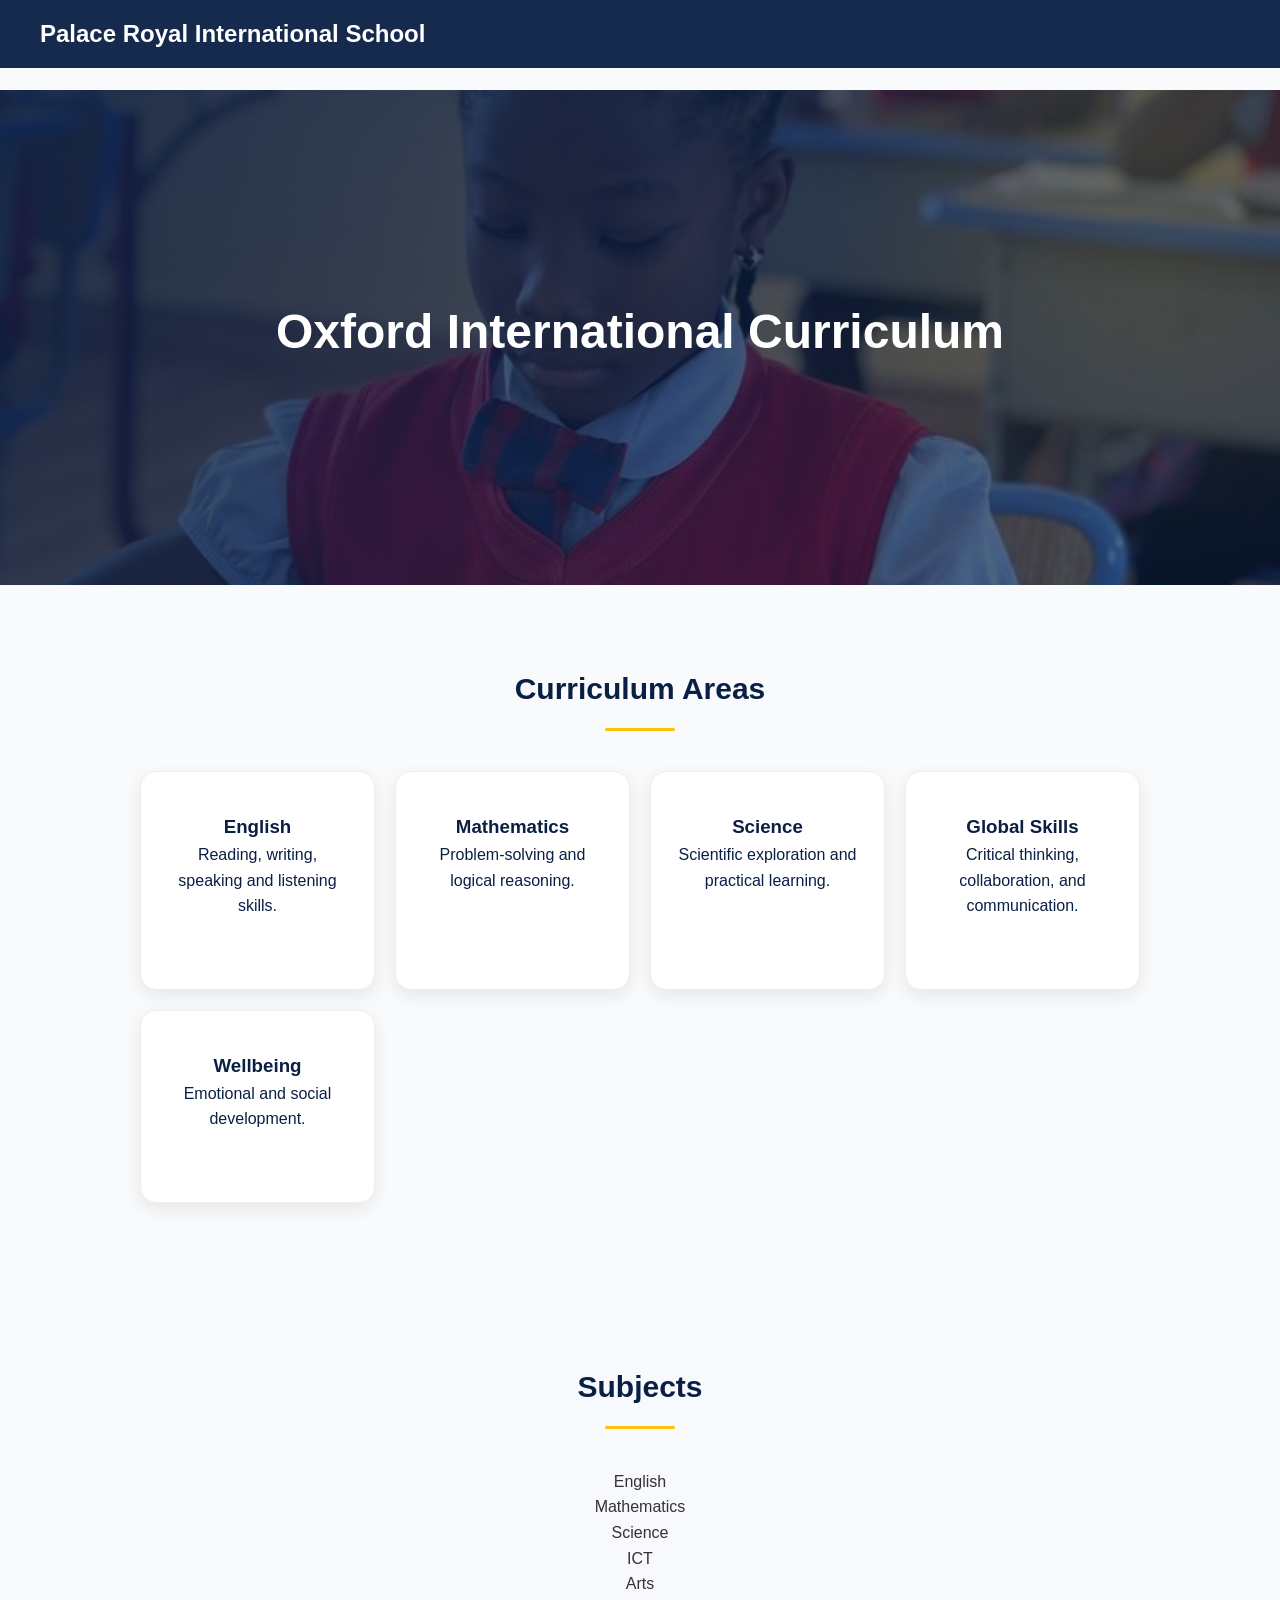
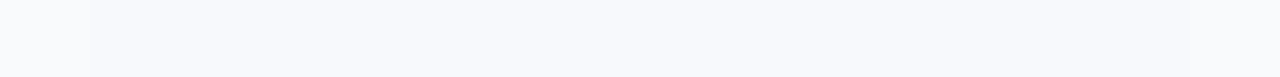
<file: oic.html>
<!DOCTYPE html>
<html lang="en">
<head>
<meta charset="UTF-8">
<title>Oxford International Curriculum</title>
<link rel="stylesheet" href="style.css">
</head>

<body>

<header class="header">
  <nav class="navbar">
    <h2 class="logo">Palace Royal International School</h2>
  </nav>
</header>

<section class="page-hero">
  <h1>Oxford International Curriculum</h1>
</section>

<!-- CATEGORIES -->
<section class="section">
  <h2>Curriculum Areas</h2>
  <div class="divider"></div>

  <div class="cards">

    <div class="card">
      <h3>English</h3>
      <p>Reading, writing, speaking and listening skills.</p>
    </div>

    <div class="card">
      <h3>Mathematics</h3>
      <p>Problem-solving and logical reasoning.</p>
    </div>

    <div class="card">
      <h3>Science</h3>
      <p>Scientific exploration and practical learning.</p>
    </div>

    <div class="card">
      <h3>Global Skills</h3>
      <p>Critical thinking, collaboration, and communication.</p>
    </div>

    <div class="card">
      <h3>Wellbeing</h3>
      <p>Emotional and social development.</p>
    </div>

  </div>
</section>

<!-- SUBJECTS -->
<section class="section light">
  <h2>Subjects</h2>
  <div class="divider"></div>

  <div class="subjects-grid">

    <div class="subject">English</div>
    <div class="subject">Mathematics</div>
    <div class="subject">Science</div>
    <div class="subject">ICT</div>
    <div class="subject">Arts</div>

  </div>
</section>

</body>
</html>
</file>
<file: style.css>
/* ================= RESET ================= */
*{
  margin:0;
  padding:0;
  box-sizing:border-box;
  font-family:'Poppins',sans-serif;
}

body{
  line-height:1.6;
  color:#333;
  background:#f9fafc;
  padding-top:90px;
}

/* ================= HEADER ================= */
.header{
  position:fixed;
  top:0;
  width:100%;
  background:rgba(10,31,68,0.95);
  backdrop-filter: blur(10px);
  z-index:1000;
}

.navbar{
  display:flex;
  justify-content:space-between;
  align-items:center;
  padding:15px 40px;
  color:white;
}

/* LOGO */
.logo-container{
  display:flex;
  align-items:center;
  gap:10px;
}

.logo-container img{
  height:45px;
}

.logo-container span{
  font-weight:600;
  color:white;
}

/* NAV */
.nav-links{
  display:flex;
  list-style:none;
  align-items:center;
}

.nav-links li{
  margin-left:25px;
}

.nav-links a{
  text-decoration:none;
  color:white;
  font-size:0.95rem;
  position:relative;
}

.nav-links a::after{
  content:'';
  position:absolute;
  bottom:-4px;
  left:0;
  width:0%;
  height:2px;
  background:#ffc107;
  transition:0.3s;
}

.nav-links a:hover::after,
.nav-links a.active::after{
  width:100%;
}

/* RIGHT LOGO */
.nav-logo img{
  height:45px;
  margin-left:10px;
}

/* HAMBURGER */
.menu-toggle{
  display:none;
  flex-direction:column;
  cursor:pointer;
}

.menu-toggle span{
  width:25px;
  height:3px;
  background:white;
  margin:4px 0;
  transition:0.3s;
}

/* ================= HERO ================= */
.hero{
  height:90vh;
  background:url('../images/school.jpg') center/cover no-repeat;
  display:flex;
  align-items:center;
  justify-content:center;
  position:relative;
}

.hero::after{
  content:'';
  position:absolute;
  inset:0;
  background:rgba(0,0,0,0.6);
}

.hero-content{
  position:relative;
  color:white;
  text-align:center;
  z-index:2;
}

.hero-content h1{
  font-size:48px;
  margin-bottom:15px;
}

.hero-content p{
  font-size:20px;
  margin-bottom:20px;
  color:#ddd;
}

.btn-primary{
  background:#ffc107;
  color:black;
  padding:12px 28px;
  border-radius:30px;
  text-decoration:none;
  font-weight:600;
}

/* ================= MOBILE ================= */
@media(max-width:768px){

  .menu-toggle{
    display:flex;
  }

  .nav-links{
    position:fixed;
    top:70px;
    right:-100%;
    height:100vh;
    width:250px;

    background:rgba(10,31,68,0.95);
    backdrop-filter: blur(10px);

    flex-direction:column;
    padding:30px;
    transition:0.4s ease;
  }

  .nav-links.active{
    right:0;
  }

  .nav-links li{
    margin:20px 0;
  }

  /* ANIMATION */
  .menu-toggle.active span:nth-child(1){
    transform:rotate(45deg) translate(5px,5px);
  }

  .menu-toggle.active span:nth-child(2){
    opacity:0;
  }

  .menu-toggle.active span:nth-child(3){
    transform:rotate(-45deg) translate(6px,-6px);
  }

  .hero-content h1{
    font-size:2rem;
  }
}

/* ================= NEWS ================= */
.news-section{
  padding:80px 20px;
  background:#f9fafc;
  text-align:center;
}

.news-header{
  margin-bottom:40px;
}

.subtitle{
  color:#5a67d8;
  font-size:0.8rem;
  letter-spacing:2px;
}

.news-header h2{
  font-size:28px;
  color:#0a1f44;
}

/* GRID */
.news-grid{
  display:grid;
  grid-template-columns:repeat(auto-fit,minmax(260px,1fr));
  gap:25px;
  max-width:1100px;
  margin:auto;
  width:100%;
}

/* CARD */
.news-card{
  background:white;
  border-radius:15px;
  overflow:hidden;
  box-shadow:0 8px 25px rgba(0,0,0,0.08);
  transition:0.3s;
}

.news-card:hover{
  transform:translateY(-5px);
}

/* IMAGE */
.news-card img{
  width:100%;
  height:160px;
  object-fit:cover;
}

/* CONTENT */
.news-content{
  padding:15px;
  text-align:left;
}

.date{
  font-size:0.75rem;
  color:#888;
  display:block;
  margin-bottom:5px;
}

.news-content h3{
  font-size:16px;
  color:#0a1f44;
  margin-bottom:8px;
}

.news-content p{
  font-size:13px;
  color:#555;
}

/* TOGGLE */
.full-text{
  display:none;
}

.news-card.active .full-text{
  display:block;
}

.news-card.active .short-text{
  display:none;
}

.toggle-btn{
  background:none;
  border:none;
  color:#ffc107;
  font-weight:bold;
  cursor:pointer;
  margin-top:8px;
}

footer{
  background:#0a1f44;
  color:white;
  text-align:center;
  padding:25px 15px;
  margin-top:60px;
  font-size:0.9rem;
}

/* RIGHT SIDE */
.nav-right {
  display: flex;
  align-items: center;
  gap: 15px;
}

/* OIC LOGO */
.oic-logo {
  height: 40px;
}

/* MOBILE FIX */
@media(max-width:768px){

  .oic-logo {
    height: 35px;
  }

}

.nav-right {
  display: flex;
  align-items: center;
  gap: 10px;
}

.oic-logo {
  height: 35px;
}

/* ================= WHATSAPP FLOAT ================= */
.whatsapp-btn {
  position: fixed;
  right: 20px;
  bottom: 130px; /* pushes it above footer social icons */
  z-index: 999;
}

  width: 60px;
  height: 60px;
  border-radius: 50%;

  display: flex;
  align-items: center;
  justify-content: center;

  background: #25D366;
  box-shadow: 0 8px 25px rgba(0,0,0,0.2);

  animation: floatUp 1s ease forwards, pulse 2s infinite;
  opacity: 0;
}

/* ICON */
.whatsapp-btn img {
  width: 30px;
  height: 30px;
}

/* HOVER EFFECT */
.whatsapp-btn:hover {
  transform: scale(1.1);
  box-shadow: 0 10px 30px rgba(0,0,0,0.3);
}

/* FLOAT IN ANIMATION */
@keyframes floatUp {
  from {
    transform: translateY(40px);
    opacity: 0;
  }
  to {
    transform: translateY(0);
    opacity: 1;
  }
}

/* PULSE EFFECT */
@keyframes pulse {
  0% {
    box-shadow: 0 0 0 0 rgba(37, 211, 102, 0.6);
  }
  70% {
    box-shadow: 0 0 0 15px rgba(37, 211, 102, 0);
  }
  100% {
    box-shadow: 0 0 0 0 rgba(37, 211, 102, 0);
  }
}


.whatsapp-btn::after {
  content: "Chat with us";
  position: absolute;
  right: 70px;
  background: #0a1f44;
  color: white;
  padding: 6px 10px;
  border-radius: 5px;
  font-size: 12px;
  opacity: 0;
  transition: 0.3s;
  white-space: nowrap;
}

.whatsapp-btn:hover::after {
  opacity: 1;
}


/* ================= OIC SECTION ================= */
.oic-section {
  padding: 90px 20px;
  text-align: center;

  /* 🔥 CLEAN GRADIENT BACKGROUND */
  background: linear-gradient(135deg, #0a1f44, #162f6b);

  color: white;
}

/* CONTENT */
.oic-content {
  max-width: 800px;
  margin: auto;
   background: rgba(255,255,255,0.05);
  padding: 40px;
  border-radius: 15px;
  backdrop-filter: blur(10px);
}


/* LOGO */
.oic-badge {
  height: 65px;
  margin-bottom: 20px;
}

/* TITLE */
.oic-content h1 {
  font-size: 30px;
  margin-bottom: 15px;
  font-weight: 600;
}

/* TEXT */
.oic-content p {
  font-size: 15px;
  color: #dcdcdc;
  line-height: 1.6;
}

/* SUBTLE GLOW EFFECT */
.oic-section::after {
  content: "";
  position: absolute;
  width: 300px;
  height: 300px;
  background: rgba(255, 193, 7, 0.15);
  filter: blur(120px);
  top: -50px;
  right: -50px;
}


/* ================= OIC SECTION ================= */
.oic-section{
  padding:80px 20px;
  display:flex;
  justify-content:center;
  align-items:center;

  /* 🔥 Gradient background */
  background: linear-gradient(135deg, #0a1f44, #1e3a8a, #2563eb);
}

/* CARD */
.oic-card{
  width:100%;
  max-width:1100px;
  padding:60px 30px;
  border-radius:12px;

  /* glass effect */
  background: rgba(255,255,255,0.05);
  backdrop-filter: blur(10px);

  text-align:center;
}

/* TEXT */
.oic-text h1{
  color:white;
  font-size:28px;
  font-weight:600;
  line-height:1.4;
    animation: glow 3s ease-in-out infinite alternate;
}
/* INNER WRAPPER */
.oic-inner {
  max-width: 900px;
  text-align: center;
  color: white;
}

/* TITLE */
.oic-inner h1 {
  font-size: 28px;
  font-weight: 600;
  line-height: 1.4;
  margin: 20px 0;
}

/* GOLD LINES (THIS MAKES IT LOOK PREMIUM) */
.oic-line {
  width: 80px;
  height: 3px;
  background: #ffc107;
  margin: 0 auto;
  border-radius: 2px;
}

/* MOBILE */
@media(max-width:768px){
  .oic-inner h1 {
    font-size: 20px;
  }
}

@media (max-width: 768px) {
  .whatsapp-btn {
    bottom: 150px;
    right: 18px;
  }
}


/* MOBILE */
@media(max-width:768px) {
  .oic-content h1 {
    font-size: 22px;
  }

  .oic-badge {
    height: 50px;
  }
}

@keyframes glow{
  from{
    text-shadow: 0 0 10px rgba(255,255,255,0.2);
  }
  to{
    text-shadow: 0 0 20px rgba(255,255,255,0.6);
  }
}






/* ================= ABOUT PAGE ================= */
/* ================= PAGE HERO ================= */
.page-hero{
  height:40vh;
  background: linear-gradient(rgba(10,31,68,0.7), rgba(10,31,68,0.7)),
              url('images/school1.jpg') center/cover no-repeat;
  display:flex;
  align-items:center;
  justify-content:center;
  text-align:center;
  color:white;
}

.page-hero p{
  font-size:22px;
  font-weight:500;
}

/* ================= ABOUT PAGE BASE ================= */
.page-hero{
  height:40vh;
  background: linear-gradient(rgba(10,31,68,0.7), rgba(10,31,68,0.7)),
              url('images/school.jpg') center/cover no-repeat;
  display:flex;
  align-items:center;
  justify-content:center;
  text-align:center;
  color:white;
}

.page-hero p{
  font-size:22px;
  font-weight:500;
}

/* ================= SECTION ================= */
.section{
  padding:70px 20px;
  max-width:1100px;
  margin:auto;
}

.section h2{
  text-align:center;
  color:#0a1f44;
  margin-bottom:25px;
}

.section p{
  text-align:center;
  max-width:800px;
  margin:0 auto 30px;
  color:#0a1f44;
}

/* ================= CARDS ================= */
.cards{
  display:grid;
  grid-template-columns:repeat(auto-fit,minmax(250px,1fr));
  gap:20px;
}

.card{
  background:white;
  padding:25px;
  border-radius:12px;
  box-shadow:0 6px 18px rgba(0,0,0,0.08);
  text-align:center;
  transition:0.3s;
}

.card:hover{
  transform:translateY(-5px);
}

.card h3{
  color:#0a1f44;
}

/* ================= CEO ================= */
.ceo-container{
  display:flex;
  gap:40px;
  align-items:center;
  flex-wrap:wrap;
  margin-top:40px;
}

.ceo-image img{
  width:260px;
  border-radius:12px;
  box-shadow:0 8px 20px rgba(0,0,0,0.15);
}

.ceo-text{
  flex:1;
}

.ceo-text p{
  text-align:left;
  margin-bottom:15px;
  color:#444;
}




.ceo-signature h4{
  font-family: 'Brush Script MT', cursive;
  font-size: 28px;
  color: #0a1f44;
  margin-bottom: 5px;
}

.ceo-signature span{
  font-size: 13px;
  color: #b08d2a; /* gold accent */
  letter-spacing: 1px;
}


/* ================= STAFF SECTION HEADER ================= */
.staff-section{
  padding:70px 20px;
  background: linear-gradient(180deg, #f6f9ff, #ffffff);
}

.staff-header{
  text-align:center;
  margin-bottom:40px;
}

.staff-header h2{
  font-size:32px;
  color:#0a1f44;
  position:relative;
  display:inline-block;
}

.staff-header h2::after{
  content:"";
  position:absolute;
  width:60%;
  height:3px;

  left:20%;
  bottom:-8px;
  border-radius:5px;
}

.staff-header p{
  color:#666;
  margin-top:15px;
  max-width:750px;
  margin-inline:auto;
}


/* ================= STAFF GRID (HORIZONTAL FIX) ================= */
.staff-container{
  display: grid;
  grid-template-columns: repeat(4, 1fr); /* forces horizontal rows */
  gap: 40px;
  padding: 40px 15px;
  justify-items: center;
  align-items: start;
}

@media(max-width: 900px){
  .staff-container{
    grid-template-columns: repeat(2, 1fr);
  }
}

@media(max-width: 500px){
  .staff-container{
    grid-template-columns: 1fr;
  }
}



/* ================= STAFF CARD ================= */
.staff-card{
  width:165px;
  text-align:center;
  cursor:pointer;
  transition:0.35s ease;
}

.staff-card:hover{
  transform:translateY(-8px);
}

/* ================= CIRCLE IMAGE ================= */
.img-wrap{
  width:145px;
  height:145px;
  margin:auto;
  border-radius:60%;
  overflow:hidden;
  border:4px solid #0a1f44;
  box-shadow:0 10px 25px rgba(0,0,0,0.12);
  transition:0.35s ease;
  position:relative;

}

.img-wrap img{
  width:100%;
  height:100%;
  object-fit:cover;
  transition:0.4s ease;
}

.staff-card:hover .img-wrap{
  transform:scale(1.08);
  border-color:#f3ef08;
  box-shadow:0 0 0 6px rgba(58,110,165,0.15),
             0 18px 35px rgba(0,0,0,0.2);
}

.staff-card:hover .img-wrap img{
  transform:scale(1.05);
}

/* ================= ROLE BADGE ================= */
.role-badge{
  position:absolute;
  bottom:12px;
  left:50%;
  transform:translateX(-50%);
  background:rgba(31,59,87,0.95);
  color:white;
  font-size:8px;
  padding:3px 8px;
  border-radius:20px;
  white-space:nowrap;
  max-width: 85%;
  text-align: center;

  line-height: 1;
}

/* ================= NAME ================= */
.staff-card h3{
  font-size:14px;
  margin-top:10px;
  font-weight:600;
  color:#1a1a1a;
}

/* ================= POPUP ================= */
.popup-overlay{
  position:fixed;
  inset:0;
  background:rgba(0,0,0,0.6);
  display:none;
  align-items:center;
  justify-content:center;
  z-index:2000;
}

.popup-overlay.show{
  display:flex;
}

.popup-card{
  background:white;
  padding:25px;
  border-radius:12px;
  width:90%;
  max-width:350px;
  text-align:center;
  animation:fadeIn 0.3s ease;
  position:relative;
}

.popup-img{
  width:120px;
  height:120px;
  border-radius:50%;
  object-fit:cover;
  margin-bottom:15px;
}

.popup-fact{
  margin-top:15px;
  background:#f4f6fb;
  padding:10px;
  border-radius:8px;
}

.close-btn{
  position:absolute;
  top:10px;
  right:15px;
  font-size:22px;
  border:none;
  background:none;
  cursor:pointer;
}

/* ================= ANIMATION ================= */
@keyframes fadeIn{
  from{ transform:scale(0.8); opacity:0; }
  to{ transform:scale(1); opacity:1; }
}

/* ================= RESPONSIVE ================= */
@media(max-width:768px){
  .ceo-container{
    flex-direction:column;
    text-align:center;
  }

  .ceo-text p{
    text-align:center;
  }

  .staff-container{
    grid-template-columns:repeat(2, 1fr);
  }

  .page-hero p{
    font-size:18px;
  }
}

@media(max-width:480px){
  .staff-container{
    grid-template-columns:1fr;
  }
}


/* ================= GALLERY SECTION ================= */
.gallery-section{
  padding:80px 20px;
  background: linear-gradient(180deg, #f6f9ff, #ffffff);
  text-align:center;
}

.gallery-header h2{
  font-size:32px;
  color:#0a1f44;
  margin-bottom:10px;
  position:relative;
  display:inline-block;
}

.gallery-header h2::after{
  content:"";
  width:60%;
  height:3px;
  background:#ffc107;
  position:absolute;
  left:20%;
  bottom:-8px;
  border-radius:5px;
}

.gallery-header p{
  color:#666;
  max-width:700px;
  margin:15px auto 40px;
  line-height:1.6;
}

/* ================= GRID ================= */
.gallery-grid{
  display:grid;
  grid-template-columns:repeat(auto-fit, minmax(250px, 1fr));
  gap:20px;
  max-width:1100px;
  margin:auto;
}

/* ================= ITEM ================= */
.gallery-item{
  position:relative;
  overflow:hidden;
  border-radius:15px;
  cursor:pointer;
  box-shadow:0 8px 25px rgba(0,0,0,0.08);
  transition:0.4s ease;
}

/* IMAGE */
.gallery-item img{
  width:100%;
  height:250px;
  object-fit:cover;
  transition:transform 0.5s ease;
}

/* HOVER EFFECT */
.gallery-item:hover{
  transform:translateY(-5px);
  box-shadow:0 15px 35px rgba(0,0,0,0.15);
}

.gallery-item:hover img{
  transform:scale(1.1);
}

/* ================= OVERLAY EFFECT ================= */
.gallery-item::after{
  content:"";
  position:absolute;
  inset:0;
  background:rgba(10,31,68,0.15);
  opacity:0;
  transition:0.3s ease;
}

.gallery-item:hover::after{
  opacity:1;
}

/* ================= RESPONSIVE ================= */
@media(max-width:768px){
  .gallery-header h2{
    font-size:24px;
  }

  .gallery-item img{
    height:200px;
  }
}

/* ================= LIGHTBOX ================= */
.lightbox{
  position:fixed;
  inset:0;
  background:rgba(0,0,0,0.85);
  display:none;
  align-items:center;
  justify-content:center;
  z-index:9999;
  padding:20px;
}

.lightbox img{
  max-width:90%;
  max-height:90%;
  border-radius:12px;
  box-shadow:0 10px 40px rgba(0,0,0,0.5);
  animation:zoomIn 0.3s ease;
}

/* animation */
@keyframes zoomIn{
  from{
    transform:scale(0.8);
    opacity:0;
  }
  to{
    transform:scale(1);
    opacity:1;
  }
}

/* ================= GALLERY SECTION ================= */
.gallery-section{
  padding:80px 20px;
  background:#f6f9ff;
  text-align:center;
}

.gallery-section h2{
  font-size:32px;
  color:#0a1f44;
  margin-bottom:20px;
}

/* FILTER BUTTONS */
.gallery-filters{
  margin-bottom:30px;
}

.gallery-filters button{
  background:#fff;
  border:1px solid #ddd;
  padding:10px 18px;
  margin:5px;
  border-radius:25px;
  cursor:pointer;
  transition:0.3s;
  font-weight:500;
}

.gallery-filters button:hover{
  background:#0a1f44;
  color:#fff;
}

.gallery-filters .active{
  background:#ffc107;
  border-color:#ffc107;
  color:#000;
}

/* GRID */
.gallery-grid{
  display:grid;
  grid-template-columns:repeat(auto-fit, minmax(220px, 1fr));
  gap:20px;
  max-width:1100px;
  margin:auto;
}

/* ITEM */
.gallery-item{
  overflow:hidden;
  border-radius:12px;
  cursor:pointer;
  position:relative;
  box-shadow:0 8px 20px rgba(0,0,0,0.08);
}

/* IMAGE */
.gallery-item img{
  width:100%;
  height:220px;
  object-fit:cover;
  transition:0.4s ease;
}

/* HOVER EFFECT */
.gallery-item:hover img{
  transform:scale(1.08);
}

/* LIGHT OVERLAY */
.gallery-item::after{
  content:"";
  position:absolute;
  inset:0;
  background:rgba(0,0,0,0.15);
  opacity:0;
  transition:0.3s;
}

.gallery-item:hover::after{
  opacity:1;
}

/* MOBILE */
@media(max-width:600px){
  .gallery-item img{
    height:180px;
  }
}


/* ================= PREMIUM GALLERY ================= */

.gallery-section.premium{
  padding:90px 20px;
  background:linear-gradient(180deg, #f6f9ff, #ffffff);
  text-align:center;
}

.gallery-title{
  font-size:34px;
  color:#0a1f44;
  margin-bottom:20px;
  position:relative;
  display:inline-block;
}

.gallery-title::after{
  content:"";
  width:60%;
  height:3px;
  background:#ffc107;
  position:absolute;
  left:20%;
  bottom:-10px;
  border-radius:5px;
}

/* FILTER BUTTONS */
.gallery-filters{
  margin:25px 0 40px;
}

.gallery-filters button{
  background:#fff;
  border:1px solid #ddd;
  padding:10px 20px;
  margin:5px;
  border-radius:30px;
  cursor:pointer;
  transition:0.3s;
  font-weight:500;
}

.gallery-filters button:hover{
  background:#0a1f44;
  color:#fff;
}

.gallery-filters .active{
  background:#ffc107;
  border-color:#ffc107;
  color:#000;
}

/* ===== MASONRY STYLE GRID ===== */
gallery-grid{
  display:grid;
  grid-template-columns:repeat(auto-fit, minmax(220px, 1fr));
  gap:20px;
}

/* ITEM */
.gallery-item{
  margin-bottom:18px;
  break-inside:avoid;
  border-radius:14px;
  overflow:hidden;
  position:relative;
  cursor:pointer;
  box-shadow:0 10px 25px rgba(0,0,0,0.08);
  transform:translateY(0);
  opacity:1;
  transition:0.6s ease;
}

/* IMAGE */
.gallery-item img{
  width:100%;
  display:block;
  transition:0.4s ease;
}

/* HOVER EFFECT */
.gallery-item:hover img{
  transform:scale(1.08);
}

/* DARK OVERLAY */
.gallery-item::after{
  content:"";
  position:absolute;
  inset:0;
  background:rgba(0,0,0,0.15);
  opacity:0;
  transition:0.3s;
}

.gallery-item:hover::after{
  opacity:1;
}

/* FADE IN ANIMATION */
.gallery-item.show{
  opacity:1;
  transform:translateY(0);
}

/* MOBILE */
@media(max-width:768px){
  .gallery-grid{
    columns:2 180px;
  }
}

@media(max-width:480px){
  .gallery-grid{
    columns:1;
  }
}


.gallery-item {
  opacity: 0;
  transform: translateY(20px);
  transition: 0.5s ease;
}

.gallery-item.show {
  opacity: 1;
  transform: translateY(0);
}

/* LIGHTBOX */
.lightbox {
  display: none;
  position: fixed;
  inset: 0;
  background: rgba(0,0,0,0.9);
  justify-content: center;
  align-items: center;
  z-index: 9999;
}

.lightbox img {
  max-width: 90%;
  max-height: 85%;
  border-radius: 10px;
}



/* ================= PAGE HERO ================= */
.page-hero{
  height:40vh;
  background: linear-gradient(rgba(10,31,68,0.75), rgba(10,31,68,0.75)),
              url('images/school.jpg') center/cover no-repeat;
  display:flex;
  flex-direction:column;
  align-items:center;
  justify-content:center;
  text-align:center;
  color:white;
}

.page-hero h1{
  font-size:36px;
  margin-bottom:10px;
}

.page-hero p{
  font-size:16px;
  color:#ddd;
}

/* ================= SECTION ================= */
.section{
  padding:80px 20px;
  text-align:center;
}

.section.light{
  background:#f6f9ff;
}

.section h2{
  font-size:28px;
  color:#0a1f44;
  margin-bottom:10px;
}

/* DIVIDER */
.divider{
  width:60px;
  height:3px;
  background:#ffc107;
  margin:10px auto 40px;
  border-radius:2px;
}

/* ================= PROCESS CARDS ================= */
.cards{
  display:grid;
  grid-template-columns:repeat(auto-fit, minmax(220px, 1fr));
  gap:20px;
  max-width:1000px;
  margin:auto;
}

.card{
  background:white;
  padding:25px;
  border-radius:12px;
  box-shadow:0 6px 18px rgba(0,0,0,0.08);
  font-weight:500;
  transition:0.3s ease;
}

.card:hover{
  transform:translateY(-5px);
  box-shadow:0 12px 30px rgba(0,0,0,0.15);
}

/* ================= DOWNLOAD SECTION ================= */
.download-container{
  display:grid;
  grid-template-columns:repeat(auto-fit, minmax(250px, 1fr));
  gap:25px;
  max-width:1100px;
  margin:auto;
}

.download-card{
  background:white;
  padding:25px;
  border-radius:15px;
  text-align:center;
  box-shadow:0 8px 25px rgba(0,0,0,0.08);
  transition:0.3s ease;
}

.download-card:hover{
  transform:translateY(-6px);
  box-shadow:0 15px 35px rgba(0,0,0,0.15);
}

.download-card h3{
  color:#0a1f44;
  margin-bottom:10px;
}

.download-card p{
  color:#666;
  font-size:14px;
  margin-bottom:15px;
}

/* BUTTON */
.btn{
  display:inline-block;
  background:#ffc107;
  color:#000;
  padding:10px 22px;
  border-radius:25px;
  text-decoration:none;
  font-weight:600;
  transition:0.3s ease;
}

.btn:hover{
  background:#0a1f44;
  color:white;
}

/* ================= CTA ================= */
.section a.btn{
  margin-top:15px;
}

/* ================= FADE ANIMATION ================= */
.fade-in{
  opacity:0;
  transform:translateY(30px);
  transition:0.6s ease;
}

.fade-in.show{
  opacity:1;
  transform:translateY(0);
}

/* ================= MOBILE ================= */
@media(max-width:768px){

  .page-hero h1{
    font-size:26px;
  }

  .section h2{
    font-size:22px;
  }

}

/* ================= PAGE HERO ================= */
.page-hero{
  height:55vh;
  background: url('images/school.jpg') center/cover no-repeat;
  position:relative;
  display:flex;
  align-items:center;
  justify-content:center;
  text-align:center;
  overflow:hidden;
}

.page-hero::before{
  content:"";
  position:absolute;
  inset:0;
  background:linear-gradient(135deg, rgba(10,31,68,0.9), rgba(10,31,68,0.6));
}

.page-hero::after{
  content:"";
  position:absolute;
  width:400px;
  height:400px;
  background:rgba(255,193,7,0.15);
  filter:blur(120px);
  top:-80px;
  right:-80px;
}

.page-hero h1{
  font-size:48px;
  color:#fff;
  z-index:2;
  animation: fadeUp 1s ease forwards;
}

.page-hero p{
  color:#ddd;
  font-size:18px;
  margin-top:10px;
  z-index:2;
  animation: fadeUp 1.3s ease forwards;
}

@keyframes fadeUp{
  from{opacity:0; transform:translateY(30px);}
  to{opacity:1; transform:translateY(0);}
}

/* ================= SECTION BASE ================= */
.section{
  padding:80px 20px;
  max-width:1100px;
  margin:auto;
  text-align:center;
}

.section.light{
  background:#f7f9fc;
}

.section h2{
  font-size:30px;
  color:#0a1f44;
  margin-bottom:15px;
}

/* GOLD DIVIDER */
.divider{
  width:70px;
  height:3px;
  background:#ffc107;
  margin:10px auto 40px;
  border-radius:3px;
}

/* ================= PROCESS CARDS ================= */
.card{
  background:white;
  padding:40px 25px;
  border-radius:16px;
  position:relative;
  text-align:center;
  overflow:hidden;
  transition:0.4s ease;
  border:1px solid #eee;
}

/* glowing border on hover */
.card::before{
  content:"";
  position:absolute;
  inset:0;
  border-radius:16px;
  padding:1px;
  background:linear-gradient(135deg, transparent, #ffc107, transparent);
  webkit-mask:linear-gradient(#fff 0 0) content-box, linear-gradient(#fff 0 0);
  webkit-mask-composite: xor;
  opacity:0;
  transition:0.4s;
}

.card:hover::before{
  opacity:1;
}

.card:hover{
  transform:translateY(-10px) scale(1.02);
  box-shadow:0 20px 40px rgba(0,0,0,0.12);
}

/* BIG NUMBER */
.card::after{
  content: attr(data-step);
  position:absolute;
  font-size:80px;
  font-weight:700;
  color:rgba(10,31,68,0.05);
  top:10px;
  right:15px;
}

/* ================= DOWNLOAD SECTION ================= */
.download-card{
  background:linear-gradient(145deg, #ffffff, #f5f7fb);
  padding:30px;
  border-radius:18px;
  position:relative;
  overflow:hidden;
  transition:0.4s ease;
}

.download-card::before{
  content:"";
  position:absolute;
  width:150px;
  height:150px;
  background:rgba(255,193,7,0.15);
  border-radius:50%;
  top:-40px;
  right:-40px;
  transition:0.4s;
}

.download-card:hover::before{
  transform:scale(1.2);
}

.download-card:hover{
  transform:translateY(-8px);
  box-shadow:0 20px 40px rgba(0,0,0,0.12);
}

/* button upgrade */
.btn{
  background:linear-gradient(135deg, #0a1f44, #1e3a8a);
  color:white;
  padding:10px 20px;
  border-radius:30px;
  text-decoration:none;
  font-size:13px;
  display:inline-block;
  transition:0.3s;
}

.btn:hover{
  background:#ffc107;
  color:black;
  transform:scale(1.05);
}



/* ================= CONTACT CTA ================= */
.section a.btn{
  margin-top:20px;
}

/* ================= ANIMATION ================= */
.fade-in{
  opacity:0;
  transform:translateY(30px);
  transition:0.6s ease;
}

.fade-in.show{
  opacity:1;
  transform:translateY(0);
}

/* ================= MOBILE ================= */
@media(max-width:768px){

  .page-hero h1{
    font-size:28px;
  }

  .page-hero p{
    font-size:14px;
  }

  .section h2{
    font-size:24px;
  }

}


/* ================= CONTACT HERO ================= */
.contact-hero{
  height:50vh;
  background:linear-gradient(rgba(10,31,68,0.85), rgba(10,31,68,0.6)),
             url('images/school.jpg') center/cover no-repeat;
}

/* ================= CONTACT SECTION ================= */
.contact-section{
  padding:90px 20px;
  background:linear-gradient(180deg,#f6f9ff,#ffffff);
}

.contact-container{
  max-width:1100px;
  margin:auto;
  display:grid;
  grid-template-columns:1fr 1fr;
  gap:40px;
}

/* LEFT SIDE */
.contact-info{
  background:linear-gradient(135deg,#0a1f44,#1e3a8a);
  color:white;
  padding:40px;
  border-radius:20px;
  position:relative;
  overflow:hidden;
}

.contact-info::after{
  content:"";
  position:absolute;
  width:250px;
  height:250px;
  background:rgba(255,193,7,0.2);
  filter:blur(100px);
  top:-50px;
  right:-50px;
}

.contact-info h2{
  margin-bottom:10px;
}

.contact-info p{
  margin-bottom:25px;
  color:#ddd;
}

.info-box{
  margin-bottom:20px;
}

.info-box h4{
  font-size:14px;
  margin-bottom:5px;
}

.info-box p{
  font-size:14px;
  color:#ccc;
}

/* FORM SIDE */
.contact-form{
  background:white;
  padding:40px;
  border-radius:20px;
  box-shadow:0 15px 40px rgba(0,0,0,0.08);
}

.contact-form h2{
  margin-bottom:20px;
  color:#0a1f44;
}

/* INPUTS */
.form-group{
  margin-bottom:15px;
}

.form-group input,
.form-group textarea{
  width:100%;
  padding:12px 15px;
  border-radius:10px;
  border:1px solid #ddd;
  font-size:14px;
  transition:0.3s;
}

.form-group input:focus,
.form-group textarea:focus{
  border-color:#ffc107;
  outline:none;
}

/* BUTTON */
.btn{
  background:#0a1f44;
  color:white;
  padding:12px 20px;
  border:none;
  border-radius:25px;
  cursor:pointer;
  transition:0.3s;
}

.btn:hover{
  background:#ffc107;
  color:black;
}

/* PREMIUM CTA BUTTON */
.btn-primary{
  display: inline-block;
  background: #ffc107;
  color: #0a1f44;
  padding: 14px 30px;
  border-radius: 40px;
  font-weight: 600;
  text-decoration: none;
  transition: all 0.3s ease;

  /* ✨ floating effect */
  box-shadow: 0 10px 25px rgba(0,0,0,0.15);
  position: relative;
  top: 0;
}

/* ✨ HOVER LIFT EFFECT */
.btn-primary:hover{
  transform: translateY(-6px);
  box-shadow: 0 18px 35px rgba(0,0,0,0.25);
  background: #ffca2c;
}

/* ✨ ACTIVE CLICK FEEDBACK */
.btn-primary:active{
  transform: translateY(-2px);
  box-shadow: 0 8px 18px rgba(0,0,0,0.2);
}



/* MAP */
.map-section iframe{
  width:100%;
  height:350px;
  border:0;
}

/* ================= MOBILE ================= */
@media(max-width:768px){
  .contact-container{
    grid-template-columns:1fr;
  }
}



.contact-info .btn{
  display:inline-block;
  margin-top:20px;
}

.admission-box{
  background:#f7f9fc;
  padding:20px;
  border-radius:12px;
  border-left:4px solid #ffc107;
  margin-top:15px;
  transition:0.3s ease;
}

.admission-box:hover{
  transform:translateY(-5px);
  box-shadow:0 10px 25px rgba(0,0,0,0.08);
}

.admission-box h3{
  color:#0a1f44;
  margin-bottom:8px;
}

.admission-box p{
  font-size:14px;
  color:#555;
}

.lightbox {
  display: none;
  position: fixed;
  inset: 0;
  background: rgba(0,0,0,0.9);
  justify-content: center;
  align-items: center;
  z-index: 9999;
}

.lightbox img {
  max-width: 90%;
  max-height: 85%;
  border-radius: 10px;
}

.curriculum-preview{
  text-align:center;
  padding:60px 20px;
}

.curriculum-preview h2{
  color:#0a1f44;
  margin-bottom:10px;
}

.curriculum-preview p{
  max-width:700px;
  margin:auto;
  color:#555;
}

.curriculum-preview{
  text-align: center;
  padding: 60px 20px;
}

.curriculum-preview h2{
  color: #0a1f44;
  margin-bottom: 12px;
}

.curriculum-preview p{
  max-width: 700px;
  margin: 0 auto 25px auto; /* 👈 THIS creates space below text */
  color: #555;
  line-height: 1.6;
}

/* BUTTON SPACING FIX */
.curriculum-preview .btn-primary{
  display: inline-block;
  margin-top: 10px; /* 👈 pushes it down nicely */
}
.apply-center{
  display:flex;
  justify-content:center;
  margin-top:50px;
}

.apply-btn{
  background: linear-gradient(135deg, #ffc107, #ffb300);
  color:#0a1f44;
  padding:14px 35px;
  border-radius:50px;
  font-weight:600;
  text-decoration:none;
  box-shadow:0 10px 25px rgba(0,0,0,0.15);
  transition:0.3s ease;
}

/* ✨ Hover lift effect */
.apply-btn:hover{
  transform: translateY(-5px);
  box-shadow:0 15px 30px rgba(0,0,0,0.25);
}

.curriculum-grid{
  display:grid;
  grid-template-columns:repeat(auto-fit, minmax(220px, 1fr));
  gap:25px;
  margin-top:35px;
}

.curriculum-card{
  background:#ffffff;
  padding:30px 20px;
  border-radius:16px;
  text-align:center;
  box-shadow:0 10px 30px rgba(0,0,0,0.08);
  transition:0.3s ease;
  position:relative;
  overflow:hidden;
}

/* soft accent line */
.curriculum-card::before{
  content:"";
  position:absolute;
  top:0;
  left:0;
  width:100%;
  height:4px;
  background:linear-gradient(90deg, #0a1f44, #ffc107);
}

/* hover effect */
.curriculum-card:hover{
  transform:translateY(-8px);
  box-shadow:0 18px 40px rgba(0,0,0,0.15);
}

/* title */
.curriculum-card h3{
  color:#0a1f44;
  font-size:18px;
  margin-bottom:8px;
}

/* subtitle */
.curriculum-card p{
  color:#666;
  font-size:14px;
}


.subject-list{
  margin-top:15px;
  display:flex;
  flex-wrap:wrap;
  gap:8px;
  justify-content:center;
}

/* each subject pill */
.subject-list span{
  background:#f4f6fb;
  padding:6px 10px;
  border-radius:20px;
  font-size:12px;
  color:#0a1f44;
  border:1px solid #e6eaf2;
  transition:0.3s ease;
}

/* hover effect */
.subject-list span:hover{
  background:#0a1f44;
  color:white;
  transform:scale(1.05);
}

/* ================= FOOTER ================= */

.footer {
  background: #0b2a52; /* your navy blue */
  padding: 10px 0; /* very slim */
  text-align: center;
  border-top: 2px solid #fff; /* thin white line */
}

/* Center everything properly */
.footer-container {
  max-width: 1100px;
  margin: auto;
  display: flex;
  flex-direction: column;
  align-items: center;
  justify-content: center;
}

/* Text */
.footer-text {
  font-size: 14px;
  color: #ccc;
  margin-bottom: 10px;
  letter-spacing: 0.5px;
}

/* ================= SOCIAL ICONS ================= */

.social-icons {
  display: flex;
  justify-content: center;
  align-items: center;
  gap: 15px;
}

/* ICON BUTTONS */
.social-icons a {
  width: 45px;
  height: 45px;
  background: #1c1c1c; /* visible circle */
  border-radius: 50%;
  display: flex;
  align-items: center;
  justify-content: center;

  color: #fff; /* FIX: makes icons visible */
  font-size: 18px;

  border: 1px solid rgba(255,255,255,0.08);
  transition: all 0.3s ease;
}

/* Ensure icon inside is white */
.social-icons a i {
  color: #fff;
}

/* Hover effect */
.social-icons a:hover {
  transform: translateY(-5px) scale(1.05);
  background: #00a651; /* your school green */
  box-shadow: 0 10px 25px rgba(0, 166, 81, 0.3);
}

/* ================= RESPONSIVE ================= */

@media (max-width: 600px) {
  .footer {
    padding: 30px 15px;
  }

  .footer-text {
    font-size: 13px;
  }

  .social-icons a {
    width: 40px;
    height: 40px;
    font-size: 16px;
  }
}

@media (max-width: 768px) {
  .whatsapp-btn {
    bottom: 150px;
    right: 18px;
  }
}/* FINAL WHATSAPP POSITION FIX */
.whatsapp-btn{
  position: fixed;
  right: 20px;
  bottom: 165px;
  width: 55px;
  height: 55px;
  border-radius: 50%;
  background: transparent; /* remove white box */

  display:flex;
  align-items:center;
  justify-content:center;

  z-index:9999;

  animation: whatsappFloat 3s ease-in-out infinite,
             whatsappPulseCircle 2s infinite;
}

/* make image fit perfectly */
.whatsapp-btn img{
  width:100%;
  height:100%;
  object-fit:contain;
  border-radius:50%;
  display:block;
}

/* gentle float */
@keyframes whatsappFloat{
  0%{
    transform: translateY(0);
  }
  50%{
    transform: translateY(-8px);
  }
  100%{
    transform: translateY(0);
  }
}

/* circular pulse */
@keyframes whatsappPulseCircle{
  0%{
    box-shadow: 0 0 0 0 rgba(37, 211, 102, 0.6);
  }

  70%{
    box-shadow: 0 0 0 18px rgba(37, 211, 102, 0);
  }

  100%{
    box-shadow: 0 0 0 0 rgba(37, 211, 102, 0);
  }
}

.logo-container {
  display: flex;
  align-items: center;
  gap: 8px;
  text-decoration: none;
}

.logo-container img {
  width: 50px;
  height: 50px;
}

.logo-container span {
  font-size: 1rem;   /* reduced size */
  font-weight: 600;
  line-height: 1.2;
  max-width: 180px;
}

@media (max-width: 768px) {
  .logo-container span {
    font-size: 0.75rem;
    max-width: 120px;
    line-height: 1.1;
  }

  .logo-container img {
    width: 40px;
    height: 40px;
  }

  .nav-logo img {
    width: 40px;
  }
}

.logo-container {
  text-decoration: none;
}

.logo-container span {
  text-decoration: none;
  border-bottom: none;
}
</file>
